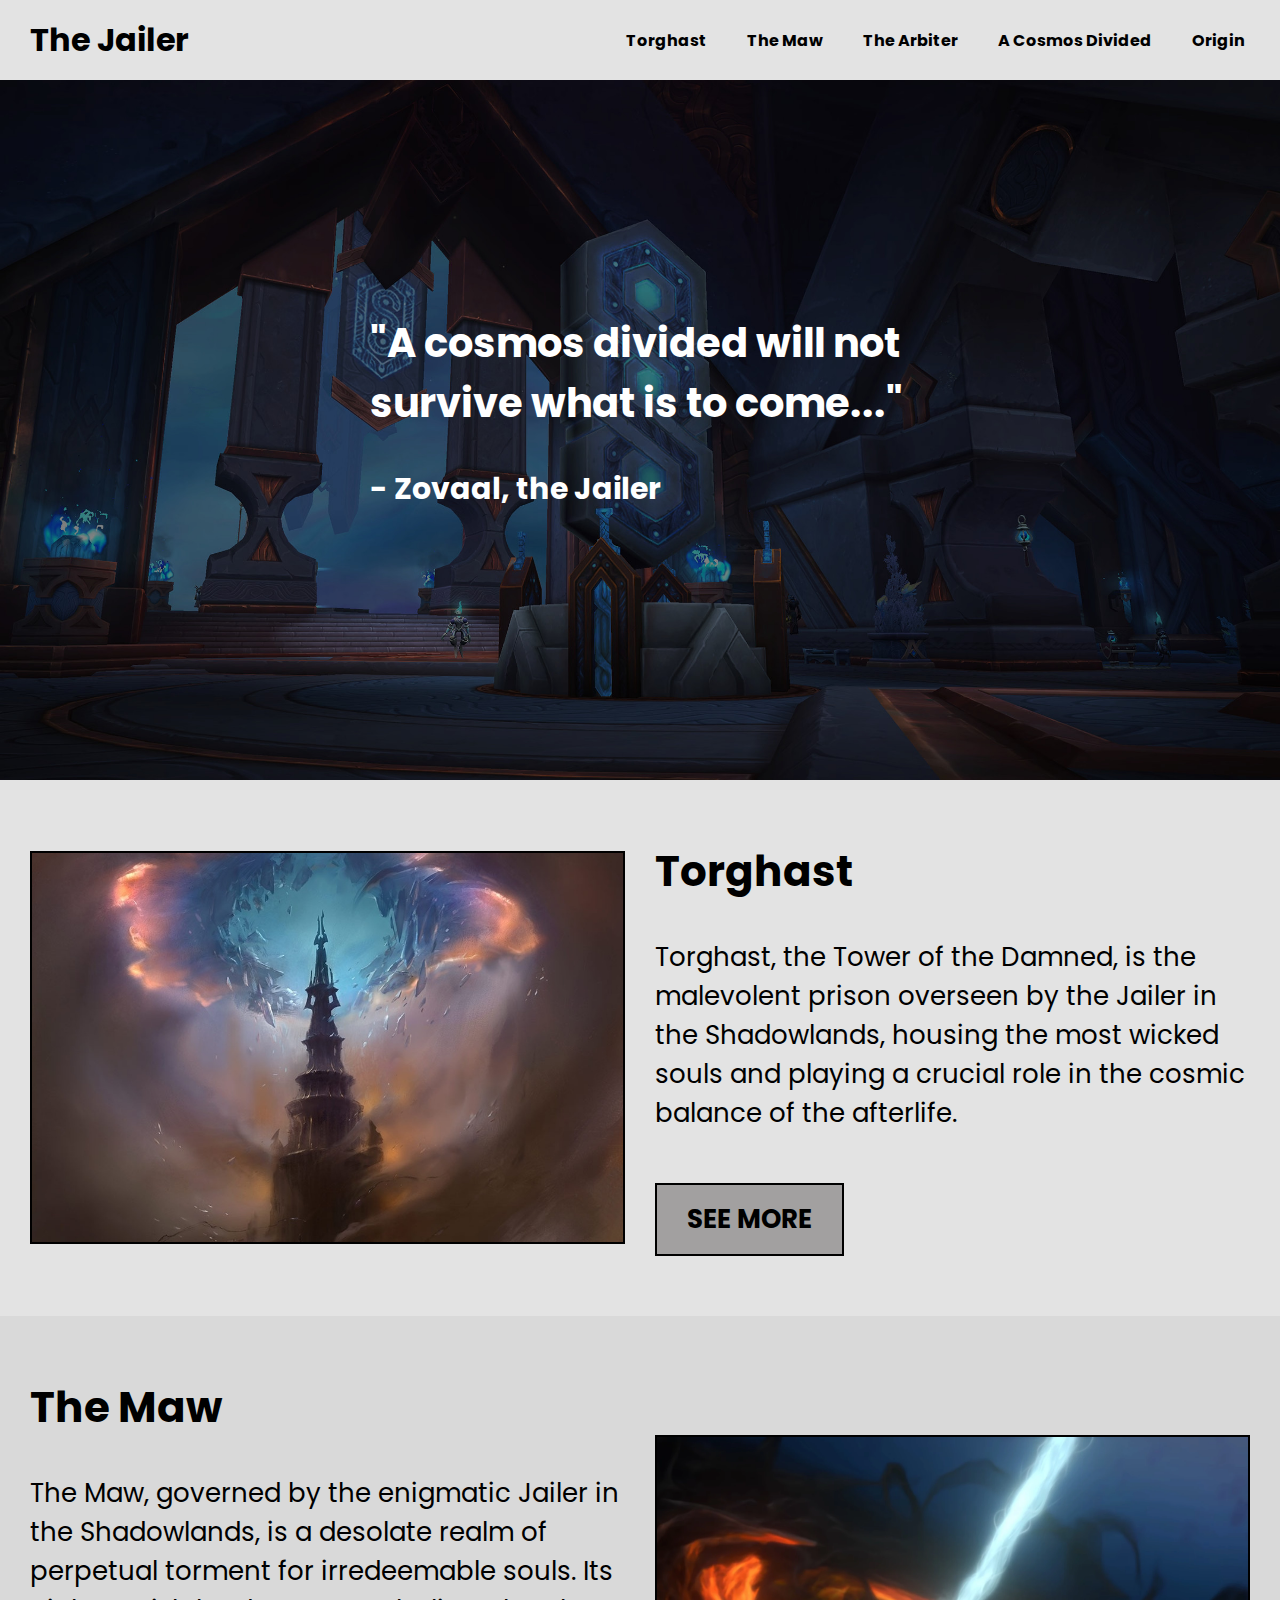
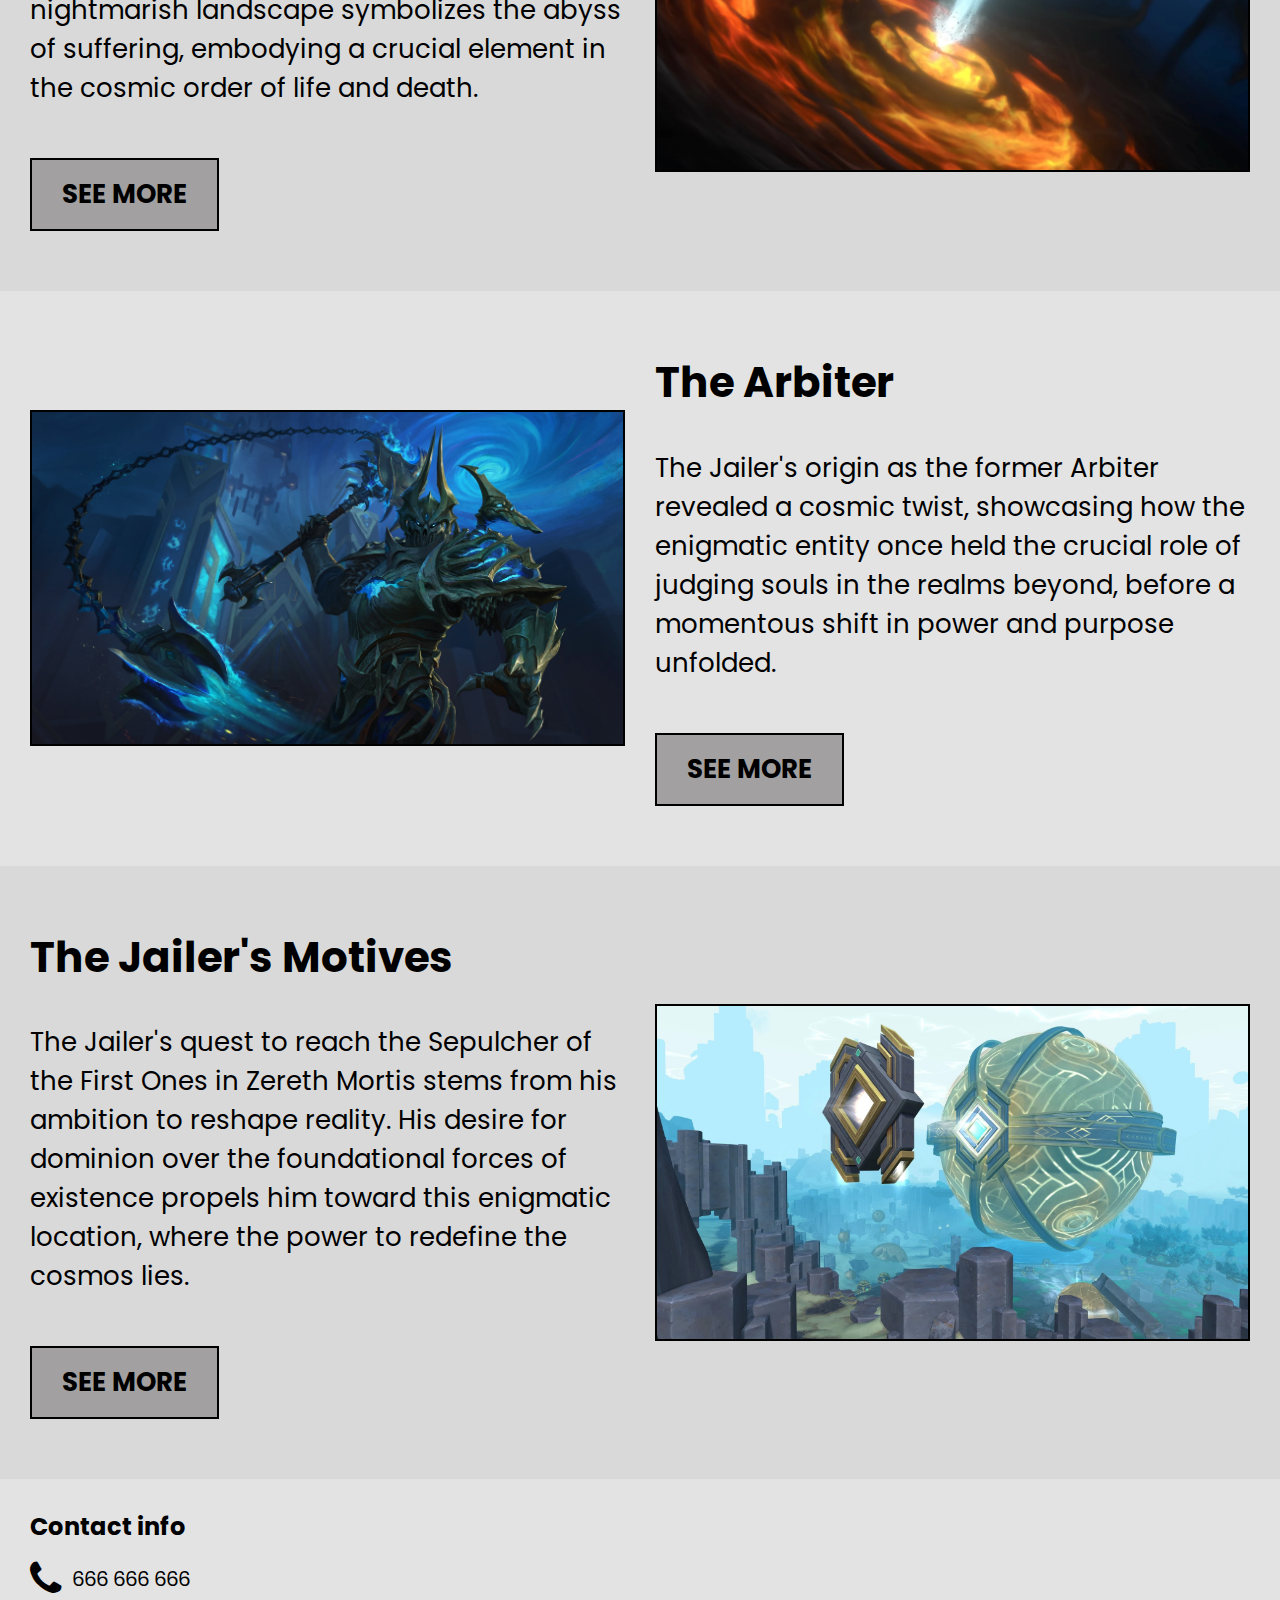
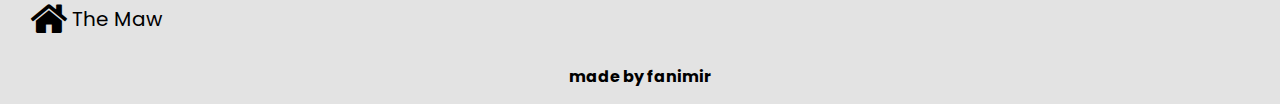
<file: index.html>
<!DOCTYPE html>
<html lang="en">

<head>
    <meta charset="UTF-8">
    <meta name="viewport" content="width=device-width, initial-scale=1.0">
    <link rel="stylesheet" href="style.css">
    <link rel="stylesheet" href="https://cdnjs.cloudflare.com/ajax/libs/font-awesome/4.7.0/css/font-awesome.min.css">
    <link href="https://fonts.cdnfonts.com/css/morpheus" rel="stylesheet">
    <link rel="preconnect" href="https://fonts.googleapis.com">
    <link rel="preconnect" href="https://fonts.gstatic.com" crossorigin>
    <link href="https://fonts.googleapis.com/css2?family=Poppins:ital,wght@0,100;0,200;0,300;0,400;0,500;0,600;0,700;0,800;0,900;1,100;1,200;1,300;1,400;1,500;1,600;1,700;1,800;1,900&display=swap" rel="stylesheet">
    <link rel="shortcut icon" type="image/x-icon" href="img/Skull.ico">
    <title>The Jailer</title>
    <script src="script.js"></script>
</head>

<body>
    <header>
        <div class="header-centered">
            <h1><a href="index.html">The Jailer</a></h1>
            <nav class="header-nav">
                <ul>
                    <li class="nav-item"><a href="torghast.html">Torghast</a></li>
                    <li class="nav-item"><a href="the-maw.html">The Maw</a></li>
                    <li class="nav-item"><a href="">The Arbiter</a></li>
                    <li class="nav-item"><a href="">A Cosmos Divided</a></li>
                    <li class="nav-item"><a href="">Origin</a></li>
                </ul>
            </nav>
            <div class="hamburger-menu"><i class="fa fa-bars fa-3x" id="menu-icon"></i><i class="fa fa-times fa-3x" id="cross-icon"></i></div>
        </div>
    </header>
    <div id="mobile-nav"></div>
    <main>
        <section class="main-quote-section-wrapper">
            <div class="main-quote-section">
                <h2 class="main-quote">"A cosmos divided will not survive what is to come..."</h2>
                <h2 class="main-quote-origin">- Zovaal, the Jailer</h2>
            </div>
        </section>
        <section class="torghast-section-wrapper generic-section-wrapper">
            <div class="torghast-section generic-section">
                <img class="section-img" src="img/torghast.jpg" alt="Torghast, Tower of The Damned">
                <div class="section-text">
                    <h2 class="section-title">Torghast</h2>
                    <p>Torghast, the Tower of the Damned, is the malevolent prison overseen by the Jailer in the Shadowlands,
                        housing the most wicked souls and playing a crucial role in the cosmic balance of the afterlife.
                    </p>
                    <div class="see-more-button"><a href="torghast.html">SEE MORE</a></div>
                </div>
            </div>
        </section>
        <section class="maw-section-wrapper generic-section-wrapper">
            <div class="maw-section generic-section">
                <div class="section-text">
                    <h2 class="section-title">The Maw</h2>
                    <p>The Maw, governed by the enigmatic Jailer in the Shadowlands, is a desolate realm of perpetual torment
                        for irredeemable souls. Its nightmarish landscape symbolizes the abyss of suffering, embodying a crucial
                        element in the cosmic order of life and death.
                    </p>
                    <div class="see-more-button"><a href="the-maw.html">SEE MORE</a></div>
                </div>
                <img class="section-img" src="img/maw.webp" alt="The Maw">
            </div>
        </section>
        <section class="arbiter-section-wrapper generic-section-wrapper">
            <div class="arbiter-section generic-section">
                <img class="section-img" src="img/jailer.jpg" alt="The Jailer in his final form">
                <div class="section-text">
                    <h2 class="section-title">The Arbiter</h2>
                    <p>
                        The Jailer's origin as the former Arbiter revealed a cosmic twist,
                        showcasing how the enigmatic entity once held the crucial role of judging souls
                        in the realms beyond, before a momentous shift in power and purpose unfolded.
                    </p>
                    <div class="see-more-button"><a href="">SEE MORE</a></div>
                </div>
            </div>
        </section>
        <section class="zereth-section-wrapper generic-section-wrapper">
            <div class="zereth-section generic-section">
                <div class="section-text">
                    <h2 class="section-title">The Jailer's Motives</h2>
                    <p>The Jailer's quest to reach the Sepulcher of the First Ones in Zereth Mortis stems from his ambition to reshape reality.
                    His desire for dominion over the foundational forces of existence propels him toward this enigmatic location, where the 
                    power to redefine the cosmos lies.
                    </p>
                    <div class="see-more-button"><a href="">SEE MORE</a></div>
                </div>
                <img class="section-img" src="img/zereth.webp" alt="Zereth Mortis">
            </div>
        </section>
    </main>
    <footer>
        <div class="footer-content">
            <div class="contact-info">
                <h2>Contact info</h2>
                <div class="contact-info-content">
                    <i class="fa fa-phone fa-2x"></i>
                    <p>666 666 666</p>
                    <i class="fa fa-home fa-2x"></i>
                    <p>The Maw</p>
                </div>
            </div>
            <br>
            <a class="sign" href="https://steamcommunity.com/id/fanimir/">made by fanimir</a>
        </div>
    </footer>
</body>

</html>
</file>
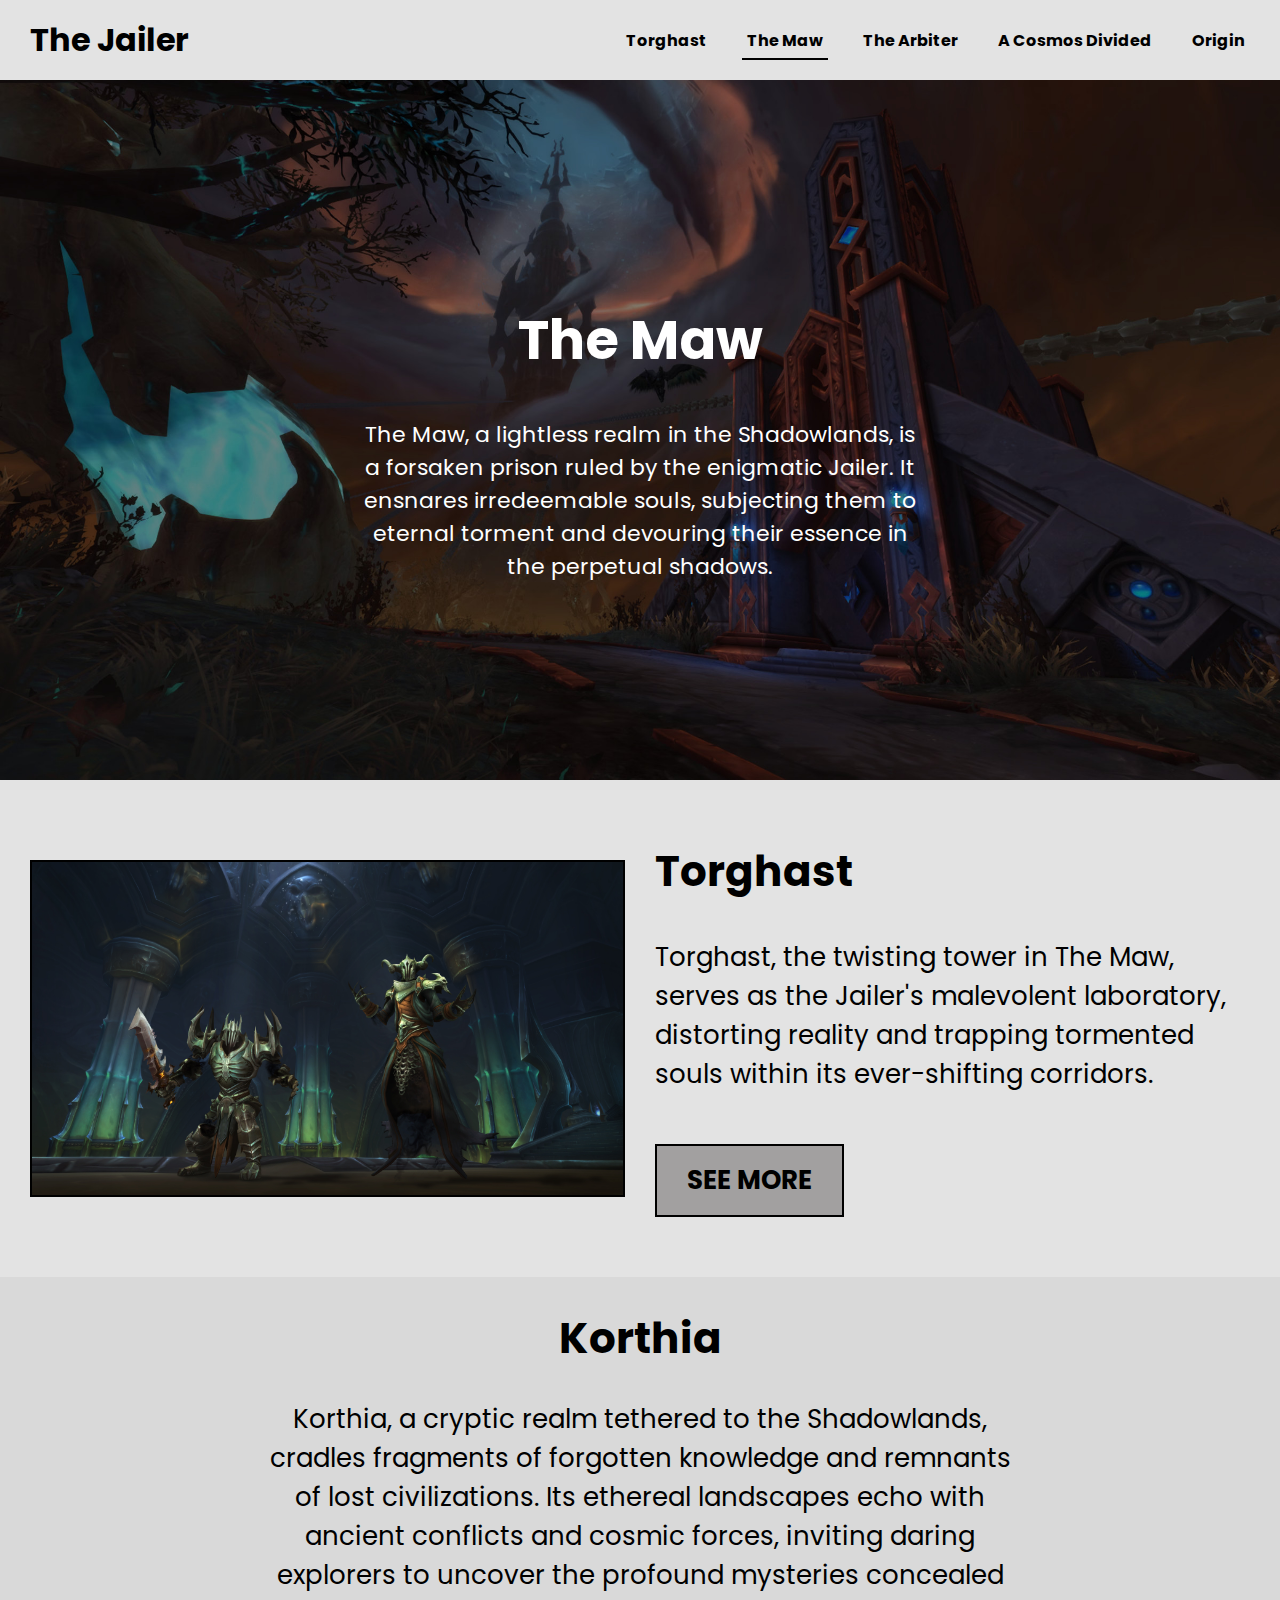
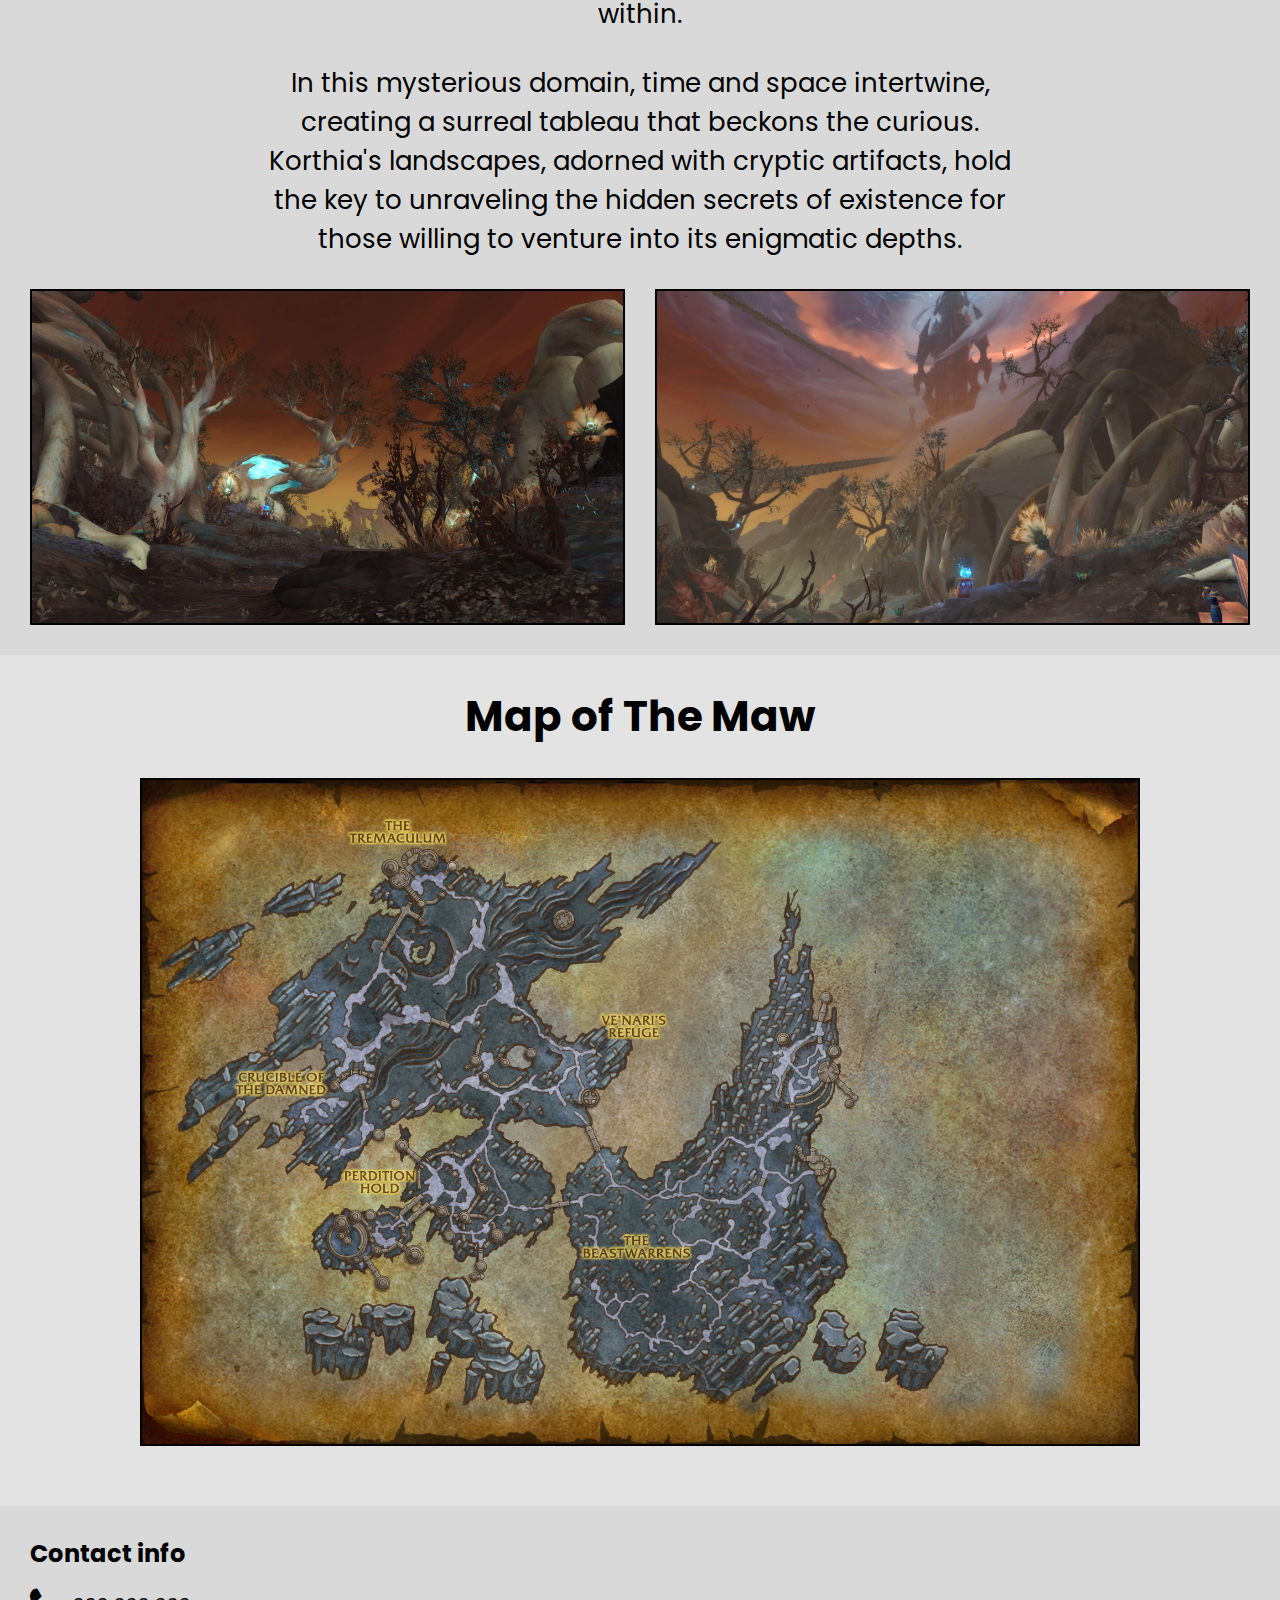
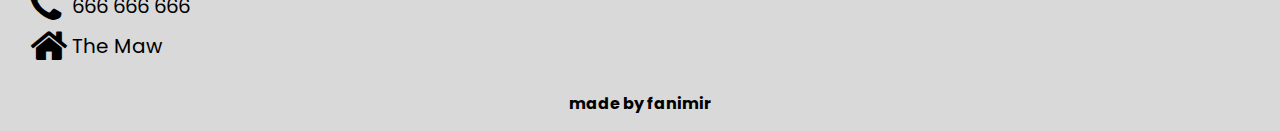
<file: the-maw.html>
<!DOCTYPE html>
<html lang="en">
<head>
    <meta charset="UTF-8">
    <meta name="viewport" content="width=device-width, initial-scale=1.0">
    <link rel="preconnect" href="https://fonts.googleapis.com">
    <link rel="preconnect" href="https://fonts.gstatic.com" crossorigin>
    <link href="https://fonts.googleapis.com/css2?family=Poppins:ital,wght@0,100;0,200;0,300;0,400;0,500;0,600;0,700;0,800;0,900;1,100;1,200;1,300;1,400;1,500;1,600;1,700;1,800;1,900&display=swap" rel="stylesheet">
    <link rel="stylesheet" href="style.css">
    <link rel="stylesheet" href="page-style.css">
    <link rel="stylesheet" href="the-maw-style.css">
    <link rel="stylesheet" href="https://cdnjs.cloudflare.com/ajax/libs/font-awesome/4.7.0/css/font-awesome.min.css">
    <link href="https://fonts.cdnfonts.com/css/morpheus" rel="stylesheet">
    <title>The Maw</title>
    <script src="script.js"></script>
</head>
<body>
    <header>
        <div class="header-centered">
            <h1><a href="index.html">The Jailer</a></h1>
            <nav class="header-nav">
                <ul>
                    <li class="nav-item"><a href="torghast.html">Torghast</a></li>
                    <li class="nav-item selected"><a href="the-maw.html">The Maw</a></li>
                    <li class="nav-item"><a href="">The Arbiter</a></li>
                    <li class="nav-item"><a href="">A Cosmos Divided</a></li>
                    <li class="nav-item"><a href="">Origin</a></li>
                </ul>
            </nav>
            <div class="hamburger-menu"><i class="fa fa-bars fa-3x" id="menu-icon"></i><i class="fa fa-times fa-3x" id="cross-icon"></i></div>
        </div>
    </header>
    <div id="mobile-nav"></div>
    <main>
        <section class="main-quote-section-wrapper">
            <div class="main-quote-section">
                <h2 class="main-quote">The Maw</h2>
                <p class="main-description">The Maw, a lightless realm in the Shadowlands, is a forsaken prison ruled by the enigmatic Jailer.
                    It ensnares irredeemable souls, subjecting them to eternal torment and devouring their essence in the perpetual shadows.</p>
            </div>
        </section>
    </section>
    <section class="torghast-section-wrapper generic-section-wrapper">
        <div class="torghast-section generic-section">
            <img class="section-img" src="img/torghast3.jpg" alt="Torghast, Tower of The Damned">
            <div class="section-text">
                <h2 class="section-title">Torghast</h2>
                <p>
                    Torghast, the twisting tower in The Maw, serves as the Jailer's malevolent laboratory, distorting reality and trapping tormented souls within its ever-shifting corridors.
                </p>
                <div class="see-more-button"><a href="torghast.html">SEE MORE</a></div>
            </div>
        </div>
    </section>
    <section class="korthia-section-wrapper showcase-section-wrapper">
        <div class="korthia-section showcase-section">
            <h2 class="section-title">Korthia</h2>
            <p>
                Korthia, a cryptic realm tethered to the Shadowlands, cradles fragments of forgotten knowledge and remnants of lost civilizations.
                Its ethereal landscapes echo with ancient conflicts and cosmic forces, inviting daring explorers to uncover the profound mysteries
                concealed within.</p>

            <p>In this mysterious domain, time and space intertwine, creating a surreal tableau that beckons the curious. Korthia's landscapes,
                adorned with cryptic artifacts, hold the key to unraveling the hidden secrets of existence for those willing to venture into its
                enigmatic depths.</p>
        </div>
        <div class="showcase-images">
            <img class="section-img" src="img/korthia2.webp" alt="Korthia">
            <img class="section-img" src="img/korthia3.jpg" alt="Korthia">
        </div>
    </section>
    <section class="map-section-wrapper showcase-section-wrapper">
        <div class="map-section showcase-section">
            <h2 class="section-title">Map of The Maw</h2>
            <img class="section-img" src="img/maw-map.jpg" alt="Torghast, Tower of The Damned">
        </div>
    </section>
    </main>
    <footer>
        <div class="footer-content">
            <div class="contact-info">
                <h2>Contact info</h2>
                <div class="contact-info-content">
                    <i class="fa fa-phone fa-2x"></i>
                    <p>666 666 666</p>
                    <i class="fa fa-home fa-2x"></i>
                    <p>The Maw</p>
                </div>
            </div>
            <br>
            <a class="sign" href="https://steamcommunity.com/id/fanimir/">made by fanimir</a>
        </div>
    </footer>
</body>
</html>
</file>
<file: style.css>
body {
    margin: 0;
    font-family: "Poppins", sans-serif;
}

header {
    width: 100%;
    height: 80px;
    margin: auto;
    background-color: #E3E3E3;
}

.header-centered {
    display: grid;
    grid-template-columns: auto auto max-content;
    padding: 0px 30px;
    align-items: center;
    margin: auto;
    max-width: 1920px;
    height: 100%;
}

.header-nav {
    grid-column: 3/4;
}

.header-nav>ul {
    display: flex;
    width: max-content;
    align-items:center;
    gap: 30px;
    padding: 0;
    height:100%;
    margin:0;
    list-style-type: none;
    height:100%;
}

.header-nav>ul>li {
    display: inline;
    font-weight: bold;
}

.hamburger-menu {
    display: none;
    transition: color 0.3s ease;
}

main {
    width: 100%;
}

.main-quote-section-wrapper {
    display: flex;
    justify-content: center;
    background: url('img/oribos.jpg') no-repeat;
    background-size: cover;
    background-position: center;
    height: 700px;
}

.main-quote-section {
    color: white;
    margin: 200px 0;
}

.main-quote {
    font-size: 40px;
    max-width: 540px;
}

.main-quote-origin {
    font-size: 30px;
    text-align: left;
}

.torghast-section-wrapper {
    display: flex;
    background-color: #E3E3E3;
    width: 100%;
}

.arbiter-section-wrapper {
    background-color: #E3E3E3;
}

.generic-section {
    display: grid;
    grid-template-columns: 1fr 1fr;
    gap: 30px;
    padding-left: 30px;
    padding-right: 30px;
    max-width: 1920px;
    align-items: center;
}

img {
    border: 2px solid black;
    box-sizing: border-box;
}

.section-img {
    width: 100%;
    height: auto;
}

.section-title {
    font-size: 42px;
    margin-top: 0;
}

.section-text>p {
    font-size: 26px;
}

.main-quote-section-wrapper {
    display: flex;
    justify-content: center;
    width: 100%;
}

.generic-section-wrapper {
    display: flex;
    justify-content: center;
    padding: 60px 0;
    margin: auto;
}

.maw-section-wrapper,
.zereth-section-wrapper {
    background-color: #D9D9D9;
}

footer {
    width: 100%;
    background-color: #E3E3E3;
}

.footer-content {
    display: flex;
    flex-direction: column;
    padding: 30px 30px 15px 30px;
    max-width: 1920px;
    margin: auto;
}

.contact-info {
    font-size: 20px;
}

.contact-info>h2 {
    margin-top: 0;
    margin-bottom: 15px;
    font-size: 24px;
}

.contact-info-content {
    display: grid;
    grid-template-columns: auto auto;
    grid-template-rows: auto auto;
    align-items: center;
    justify-content: center;
    column-gap: 5px;
    float: left;
}

.sign {
    text-decoration: none;
    color: black;
    font-weight: bold;
    margin: auto;
    transition: color 0.3s ease;
    width: max-content;
    font-size: 16px;
}

.contact-info-content>p {
    margin: 0;
}

.see-more-button {
    display: flex;
    justify-content: center;
    align-items: center;
    background-color: #A2A0A0;
    width: max-content;
    margin-top: 50px;
    border: 2px solid #000000;
    /** #404040 **/
    transition: background-color 0.3s ease;
}

.see-more-button>a {
    text-decoration: none;
    color: black;
    font-size: 26px;
    font-weight: bold;
    padding: 15px 30px;
}

.nav-item {
    border-top:2px solid transparent;
    border-bottom:2px solid transparent;
    box-sizing:border-box;
}

.nav-item>a {
    text-decoration: none;
    color: black;
    padding:5px;
    display:inline-block;
    height:100%;
}

.nav-item.selected {
    border-bottom:2px solid black;
}

.see-more-button>a {
    transition: color 0.3s ease;
}

.header-centered>h1 {
    display: flex;
    align-items: center;
    margin: 0;
    width: max-content;
}

.header-centered>h1>a {
    color: black;
    text-decoration: none;
}

.nav-item>a,
.header-centered>h1>a {
    transition: color 0.3s ease;
}

#cross-icon {
    display: none;
}

@media (hover: hover) {
    .hamburger-menu:hover {
        color: #797979;
    }

    .header-centered>h1:hover>a {
        color: #696969;
    }

    .nav-item:hover>a {
        color: #696969;
    }

    .see-more-button:hover {
        background-color: #797979;
    }

    .see-more-button:hover>a {
        color: white;
    }

    .sign:hover {
        color: dodgerblue;
    }

    @media (max-width:1023px) {
        .header-nav>ul>li:hover {
            background-color: #696969;
        }
        .header-nav>ul>li:hover>a {
            color: white;
        }
    }
}

@media (max-width:1023px) {

    .header-nav>ul {
        flex-direction: column;
        gap: 0;
        margin: 0;
        width: 100%;
        overflow: hidden;
    }

    .header-nav>ul>li {
        width: 100%;
    }

    .header-nav>ul>li>a {
        display: inline-block;
        width: 100%;
        font-size: 20px;
        padding-left: 30px;
        padding-top: 10px;
        padding-bottom: 10px;
        transition: color 0s;
    }

    header {
        height: 60px;
    }

    .hamburger-menu {
        display: flex;
        justify-content: center;
        align-items: center;
        grid-column: 3/4;
        cursor: pointer;
    }

    .header-nav {
        display: none;
    }

    .main-quote-section {
        padding-left: 30px;
        padding-right: 30px;
    }

    .see-more-button {
        margin-top: 20px;
    }

    .see-more-button>a {
        font-size: 16px;
    }

    .contact-info {
        font-size: 18px;
    }

    .contact-info>h2 {
        margin-top: 0;
        margin-bottom: 15px;
        font-size: 22px;
    }

    .sign {
        font-size: 16px;
    }

    .see-more-button>a {
        font-size: 22px;
    }

    .section-title {
        font-size: 32px;
        margin-top: 0;
    }

    .section-text>p {
        font-size: 22px;
    }

    .header-centered>h1>a {
        font-size: 24px;
    }

    .generic-section {
        grid-template-columns: 1fr;
        grid-template-rows: auto auto;
    }

    .nav-item.selected {
        border-bottom:none;
    }

    .nav-item > a {
        color:#4e4e4e;
    }

}

@media (max-width:768px) {

    .header-nav>ul>li>a {
        padding-left: 15px;
        font-size: 16px;
    }

    .header-centered,
    .generic-section {
        padding-left: 15px;
        padding-right: 15px;
    }

    .generic-section-wrapper {
        padding: 30px 0;
    }

    .generic-section {
        gap: 15px;
    }

    header {
        height: 60px;
    }

    .header-centered>h1>a {
        font-size: 20px;
    }

    .footer-content {
        padding: 15px;
    }

    .contact-info {
        font-size: 16px;
    }

    .contact-info>h2 {
        margin-top: 0;
        margin-bottom: 10px;
        font-size: 20px;
    }

    .sign {
        font-size: 14px;
    }

    .see-more-button {
        margin-top: 20px;
    }

    .see-more-button>a {
        font-size: 14px;
    }

    .main-quote {
        font-size: 32px;
    }

    .main-quote-origin {
        font-size: 26px;
    }

    .section-title {
        margin-top: 10px;
        font-size: 30px;
    }

    .section-text>p {
        font-size: 20px;
    }

    .see-more-button>a {
        font-size: 20px;
    }
}
</file>
<file: page-style.css>
/** Other pages CSS **/
.page-main {
    display:flex;
    justify-content:center;
    width:100%;
    background-size:cover;
    background-position: center;
    height:700px;
}

.main-quote-section {
    display:flex;
    flex-direction:column;
    align-items:center;
}

.main-description {
    font-size:22px;
    max-width:560px;
    text-align:center;
}

.main-quote {
    max-width:max-content;
    font-size:54px;
    text-align:center;
    margin-bottom:15px;
}

.showcase-section {
    display:flex;
    flex-direction:column;
    align-items:center;
    max-width:1920px;
    margin:auto;
    font-size:26px;
    padding-bottom:30px;
    padding-right:30px;
    padding-left:30px;
    gap:30px;
    max-width:1000px;
    text-align:center;
}

.showcase-section > p {
    margin:0 120px;
}

.showcase-section-wrapper {
    background-color:#E3E3E3;
    display:flex;
    flex-direction: column;
    align-items: center;
    padding-top:30px;
    padding-bottom:30px;
}

.showcase-profile > h2 {
    margin:0;
}

.showcase-images {
    display:grid;
    grid-template-columns:1fr 1fr;
    gap:30px;
    padding-left:30px;
    padding-right:30px;
    max-width:1920px;
}

.showcase-images > img {
    max-width:100%;
}

.showcase-section > h2 {
    margin-bottom:0;
}


@media (max-width:1023px) {

    .showcase-section > p {
        margin-left:0px;
        margin-right:0px;
    }

    .showcase-section {
        font-size:22px;
    }
}

@media (max-width:768px) { 
    .main-quote {
        font-size:40px;
    }

    .main-description {
        font-size:18px;
    }

    .showcase-section {
        font-size:20px;
        padding-left:15px;
        padding-right:15px;
    }

    .showcase-images {
        grid-template-columns:1fr;
        grid-template-rows:auto auto;
        gap:15px;
        padding-left:15px;
        padding-right:15px;
    }
}
</file>
<file: the-maw-style.css>
.main-quote-section-wrapper {
    background-image: url('img/korthia.jpg');
    align-items:center;
}

.korthia-section-wrapper {
    background-color: #D9D9D9;
}

.map-section {
    grid-template-columns:1fr;
}

.map-section-wrapper {
    background-color: #E3E3E3;
}

footer {
    background-color: #D9D9D9;
}
</file>
